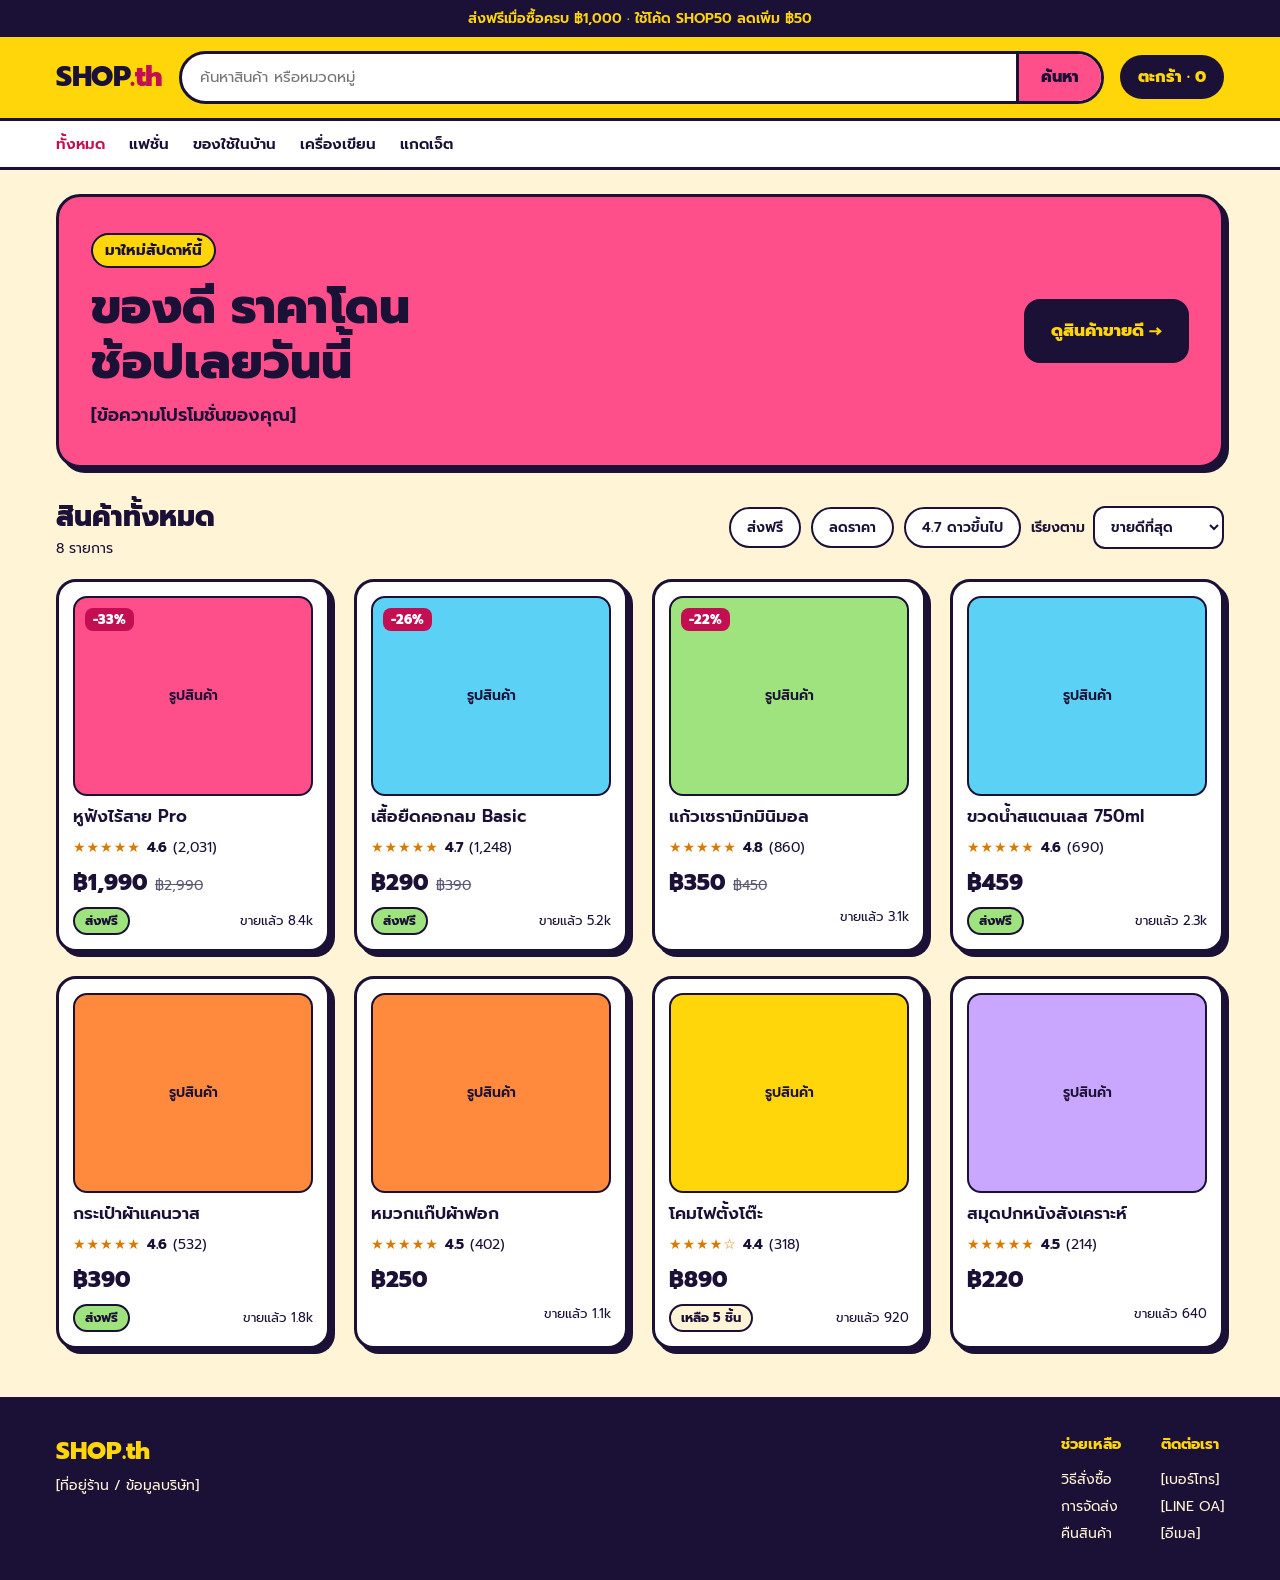
<file: index.html>
<!doctype html>
<html lang="th">
<head>
<meta charset="utf-8">
<meta name="viewport" content="width=device-width, initial-scale=1">
<title>SHOP.th — สินค้าทั้งหมด</title>
<link rel="preconnect" href="https://fonts.googleapis.com">
<link rel="stylesheet" href="https://fonts.googleapis.com/css2?family=Prompt:wght@400;600;800&display=swap">
<link rel="stylesheet" href="css/style.css">
</head>
<body>
<div id="site-header"></div>
<main class="wrap">
  <section class="hero card">
    <div style="display:flex;flex-direction:column;gap:12px;flex:1 1 360px">
      <span class="tag tag-yellow" style="align-self:flex-start;font-size:15px;padding:4px 12px">มาใหม่สัปดาห์นี้</span>
      <h1 class="h1" style="font-size:48px">ของดี ราคาโดน<br>ช้อปเลยวันนี้</h1>
      <div style="font-size:18px;font-weight:600">[ข้อความโปรโมชั่นของคุณ]</div>
    </div>
    <a class="btn btn-dark" href="#products">ดูสินค้าขายดี →</a>
  </section>

  <section id="products" style="display:flex;flex-direction:column;gap:20px">
    <div class="row" style="flex-wrap:wrap;align-items:center">
      <div>
        <h2 class="h2" id="list-title">สินค้าทั้งหมด</h2>
        <div id="list-count" style="font-size:14px"></div>
      </div>
      <div style="display:flex;gap:10px;flex-wrap:wrap;align-items:center">
        <button type="button" class="chip" data-filter="freeShip" aria-pressed="false">ส่งฟรี</button>
        <button type="button" class="chip" data-filter="onSale" aria-pressed="false">ลดราคา</button>
        <button type="button" class="chip" data-filter="top" aria-pressed="false">4.7 ดาวขึ้นไป</button>
        <label style="display:flex;align-items:center;gap:8px;font-size:14px;font-weight:600">เรียงตาม
          <select id="sort" style="padding:8px 12px;border:2px solid var(--ink);border-radius:12px;background:#fff;font-size:14px">
            <option value="popular">ขายดีที่สุด</option>
            <option value="priceAsc">ราคาต่ำ → สูง</option>
            <option value="priceDesc">ราคาสูง → ต่ำ</option>
            <option value="rating">รีวิวสูงสุด</option>
          </select>
        </label>
      </div>
    </div>
    <div class="grid" id="grid"></div>
  </section>
</main>
<div id="site-footer"></div>

<script src="js/data.js"></script>
<script src="js/store.js"></script>
<script src="js/common.js"></script>
<script src="js/pages/list.js"></script>
</body>
</html>
</file>
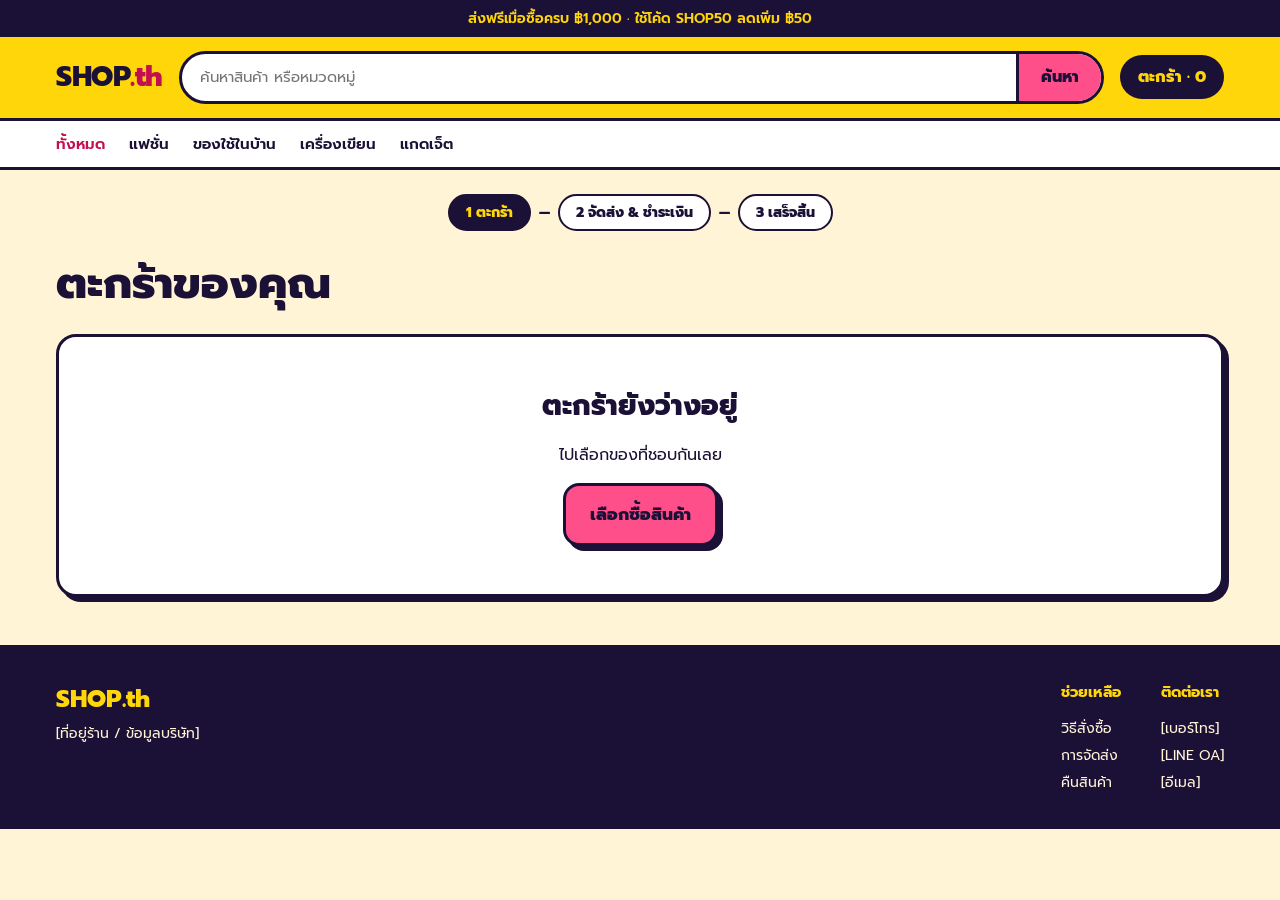
<file: cart.html>
<!doctype html>
<html lang="th">
<head>
<meta charset="utf-8">
<meta name="viewport" content="width=device-width, initial-scale=1">
<title>SHOP.th — ตะกร้าสินค้า</title>
<link rel="preconnect" href="https://fonts.googleapis.com">
<link rel="stylesheet" href="https://fonts.googleapis.com/css2?family=Prompt:wght@400;600;800&display=swap">
<link rel="stylesheet" href="css/style.css">
</head>
<body>
<div id="site-header"></div>
<main class="wrap">
  <div class="steps"><span class="now">1 ตะกร้า</span>—<span>2 จัดส่ง & ชำระเงิน</span>—<span>3 เสร็จสิ้น</span></div>
  <div id="page" style="display:flex;flex-direction:column;gap:24px"></div>
</main>
<div id="site-footer"></div>

<script src="js/data.js"></script>
<script src="js/store.js"></script>
<script src="js/common.js"></script>
<script src="js/pages/cart.js"></script>
</body>
</html>
</file>
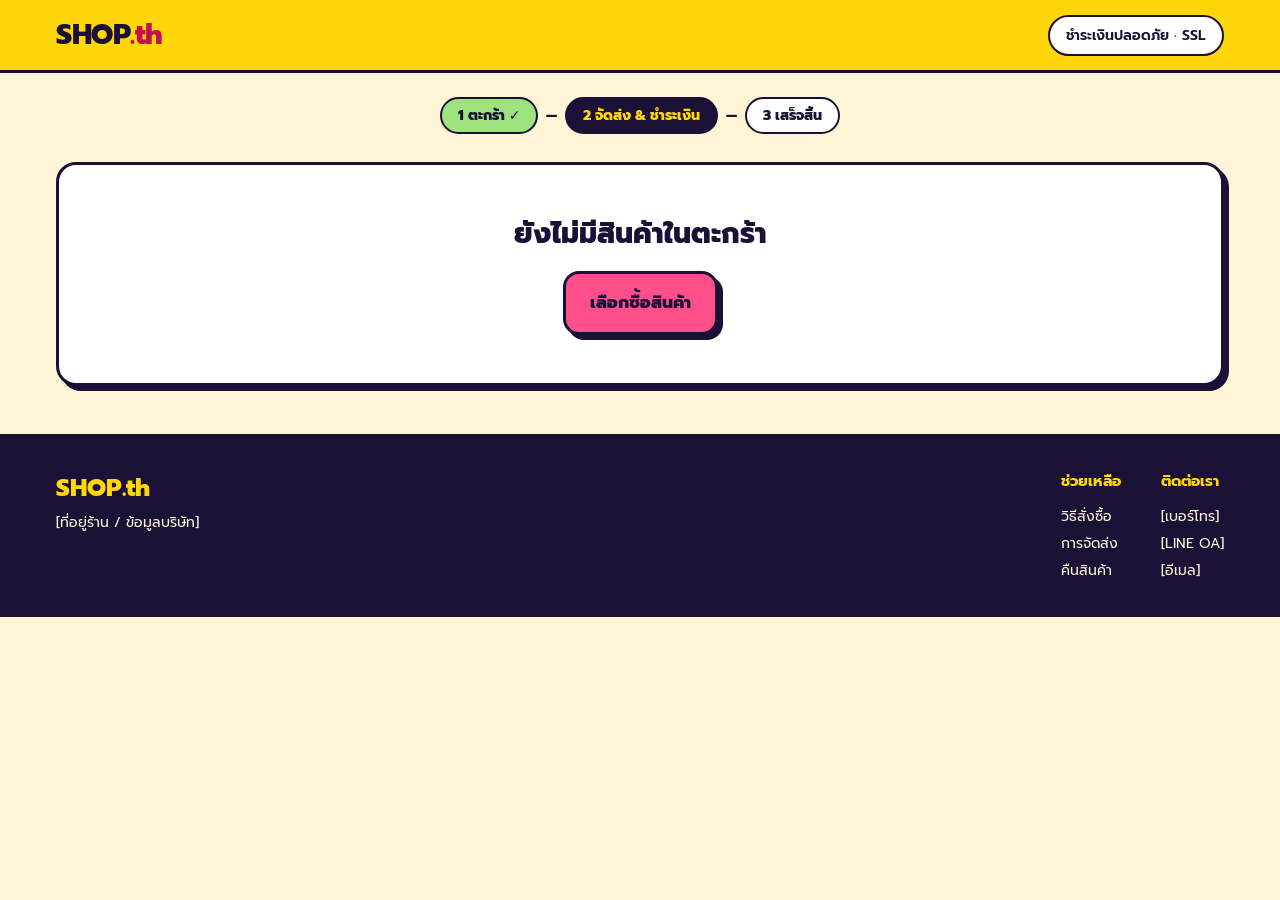
<file: checkout.html>
<!doctype html>
<html lang="th">
<head>
<meta charset="utf-8">
<meta name="viewport" content="width=device-width, initial-scale=1">
<title>SHOP.th — ชำระเงิน</title>
<link rel="preconnect" href="https://fonts.googleapis.com">
<link rel="stylesheet" href="https://fonts.googleapis.com/css2?family=Prompt:wght@400;600;800&display=swap">
<link rel="stylesheet" href="css/style.css">
</head>
<body>
<header class="site-header"><div class="wrap" style="justify-content:space-between">
  <a class="logo" href="index.html">SHOP<span>.th</span></a>
  <span class="chip">ชำระเงินปลอดภัย · SSL</span>
</div></header>
<main class="wrap" id="page"></main>
<div id="site-footer"></div>

<script src="js/data.js"></script>
<script src="js/store.js"></script>
<script src="js/common.js"></script>
<script src="js/pages/checkout.js"></script>
</body>
</html>
</file>
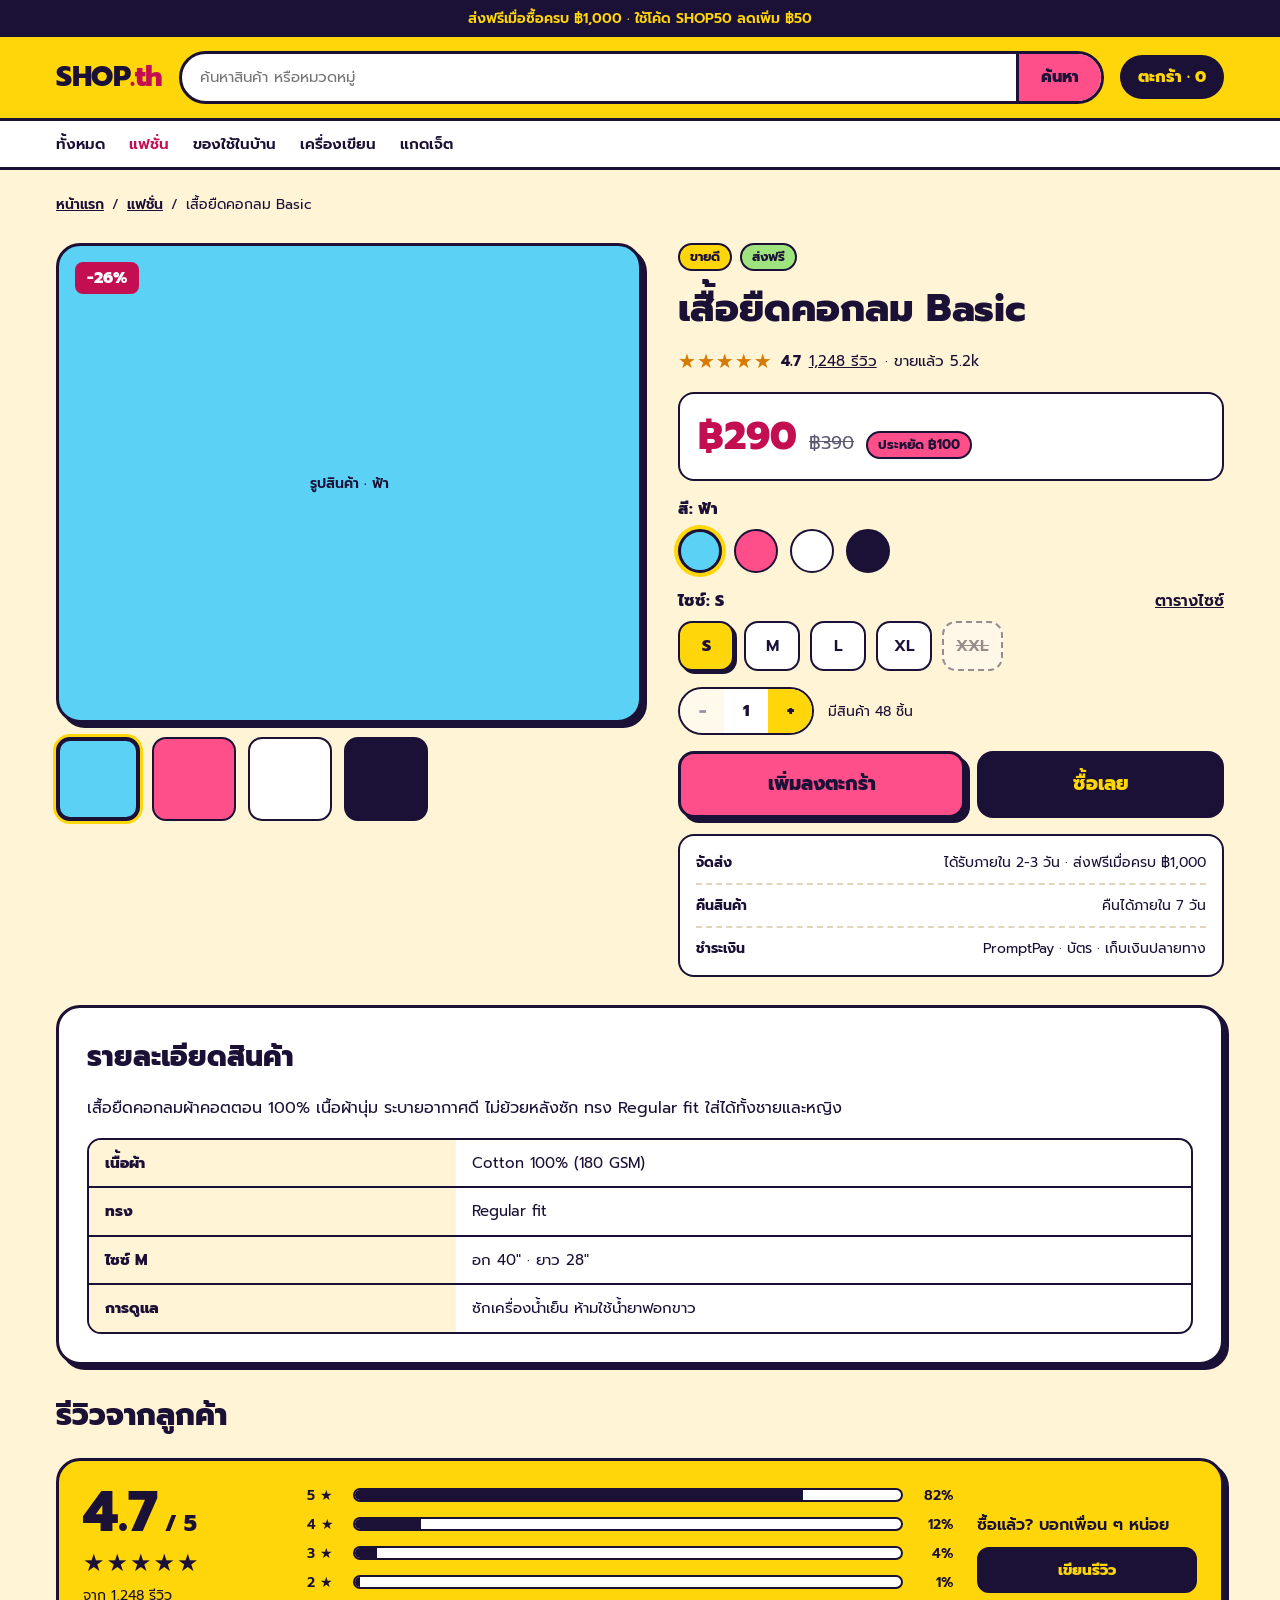
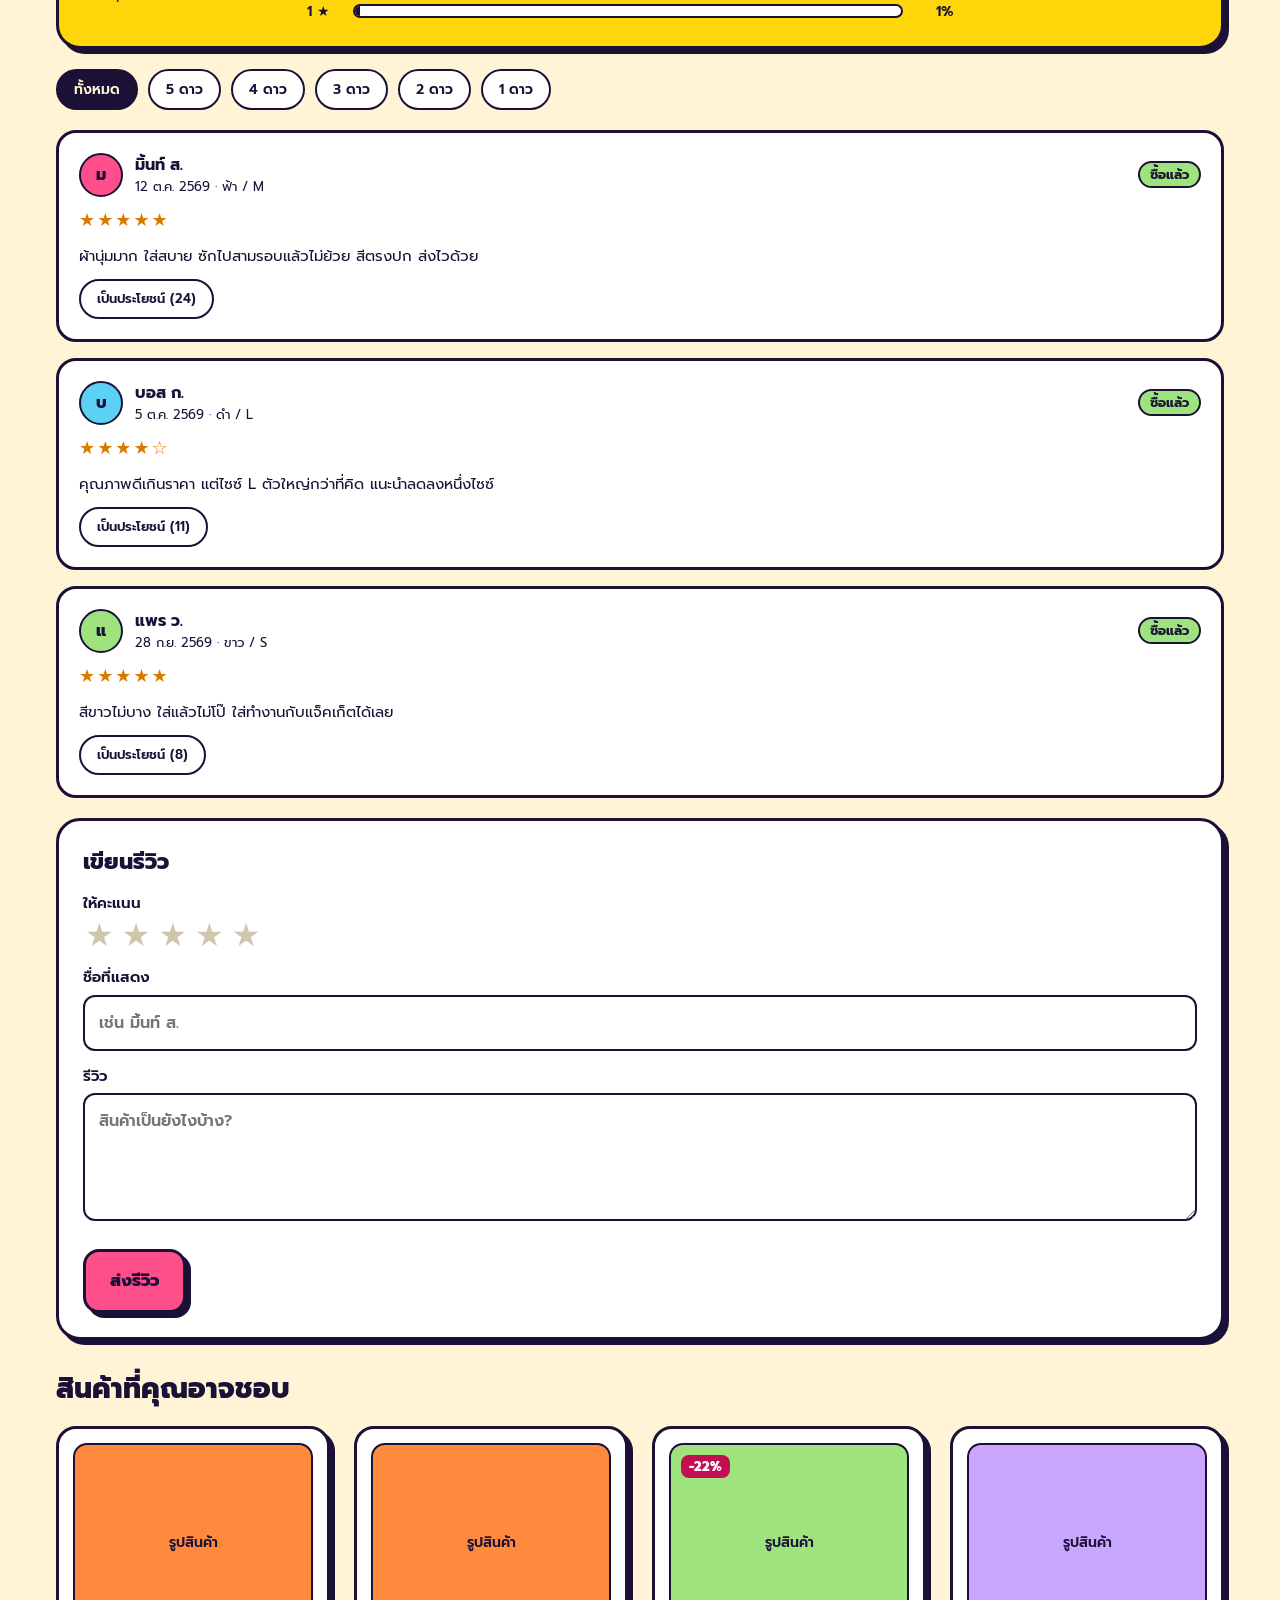
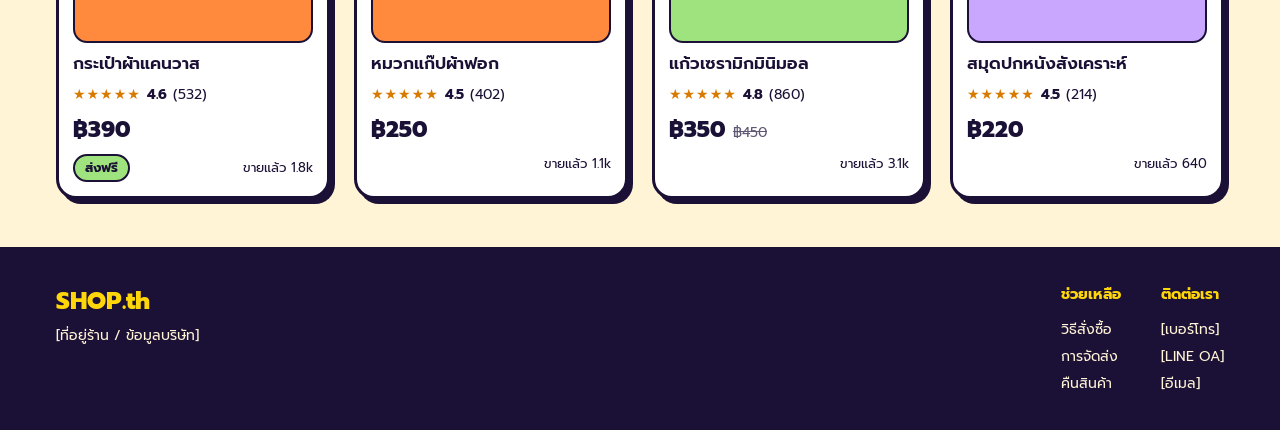
<file: product.html>
<!doctype html>
<html lang="th">
<head>
<meta charset="utf-8">
<meta name="viewport" content="width=device-width, initial-scale=1">
<title>SHOP.th — รายละเอียดสินค้า</title>
<link rel="preconnect" href="https://fonts.googleapis.com">
<link rel="stylesheet" href="https://fonts.googleapis.com/css2?family=Prompt:wght@400;600;800&display=swap">
<link rel="stylesheet" href="css/style.css">
</head>
<body>
<div id="site-header"></div>
<main class="wrap" id="page"></main>
<div id="site-footer"></div>

<script src="js/data.js"></script>
<script src="js/store.js"></script>
<script src="js/common.js"></script>
<script src="js/pages/product.js"></script>
</body>
</html>
</file>
<file: css/style.css>
:root{
  --ink:#1B1035;--cream:#FFF4D6;--yellow:#FFD60A;--pink:#FF4F8B;--pink-deep:#C40E52;
  --blue:#5BD1F5;--green:#9EE37D;--orange:#FF8A3D;--purple:#C9A7FF;--muted:#5E5873;--star:#D97A00;
  --line:3px solid var(--ink);--shadow:5px 5px 0 var(--ink);--r:20px;
}
*{box-sizing:border-box}
body{margin:0;background:var(--cream);color:var(--ink);font-family:"Prompt",system-ui,sans-serif;line-height:1.5}
a{color:var(--ink);text-decoration:none}
a:hover{opacity:.85}
button,input,select,textarea{font:inherit;color:var(--ink)}
button{cursor:pointer}
button:disabled{opacity:.45;cursor:not-allowed}
:focus-visible{outline:3px solid var(--pink-deep);outline-offset:2px}
.wrap{max-width:1200px;margin:0 auto;padding:0 16px}
main.wrap{padding-top:24px;padding-bottom:48px;display:flex;flex-direction:column;gap:28px}

/* top bar + header */
.promo{background:var(--ink);color:var(--yellow);text-align:center;font-size:14px;font-weight:600;padding:8px 16px}
.site-header{background:var(--yellow);border-bottom:var(--line)}
.site-header .wrap{display:flex;flex-wrap:wrap;align-items:center;gap:16px;padding-top:14px;padding-bottom:14px}
.logo{font-size:28px;font-weight:800;letter-spacing:-.5px}
.logo span{color:var(--pink-deep)}
.search{flex:1 1 320px;min-width:0;display:flex;border:var(--line);border-radius:999px;overflow:hidden;background:#fff}
.search input{flex:1;min-width:0;border:0;padding:12px 18px;font-size:15px;background:transparent}
.search button{border:0;border-left:var(--line);background:var(--pink);font-weight:800;padding:0 22px}
.cart-link{padding:10px 18px;background:var(--ink);color:var(--yellow)!important;border-radius:999px;font-weight:800;white-space:nowrap}
.cat-bar{background:#fff;border-bottom:var(--line)}
.cat-bar .wrap{display:flex;gap:24px;flex-wrap:wrap;padding-top:12px;padding-bottom:12px;font-size:15px;font-weight:600}
.cat-bar a.active{color:var(--pink-deep)}

/* generic */
.card{background:#fff;border:var(--line);border-radius:var(--r);box-shadow:var(--shadow)}
.btn{display:inline-flex;align-items:center;justify-content:center;gap:8px;padding:16px 24px;border:var(--line);border-radius:16px;font-weight:800;font-size:17px;background:#fff;text-align:center}
.btn-pink{background:var(--pink);box-shadow:var(--shadow)}
.btn-dark{background:var(--ink);color:var(--yellow)!important}
.btn-sm{padding:10px 16px;font-size:15px;border-width:2px;border-radius:12px}
.chip{display:inline-flex;align-items:center;padding:8px 16px;border:2px solid var(--ink);border-radius:999px;background:#fff;font-weight:600;font-size:14px}
button.chip[aria-pressed="true"],.chip.on{background:var(--ink);color:var(--cream)}
.tag{display:inline-block;border:2px solid var(--ink);border-radius:999px;padding:2px 10px;font-size:13px;font-weight:700}
.tag-green{background:var(--green)}.tag-yellow{background:var(--yellow)}.tag-pink{background:var(--pink)}
.stars{color:var(--star);letter-spacing:1px}
.strike{text-decoration:line-through;color:var(--muted)}
.h1{margin:0;font-size:44px;line-height:1.15;font-weight:800}
.h2{margin:0;font-size:28px;font-weight:800}
.muted{color:var(--muted)}
.img{border:2px solid var(--ink);border-radius:14px;display:flex;align-items:center;justify-content:center;font-weight:600;font-size:14px;position:relative;overflow:hidden}
.img img{position:absolute;inset:0;width:100%;height:100%;object-fit:cover}
.img .badge{z-index:1}
.badge{position:absolute;top:10px;left:10px;background:var(--pink-deep);color:#fff;border-radius:8px;padding:2px 8px;font-size:13px;font-weight:800}
.stepper{display:inline-flex;align-items:center;border:2px solid var(--ink);border-radius:999px;overflow:hidden;font-weight:800;background:#fff}
.stepper button{width:44px;height:44px;border:0;background:var(--cream);font-weight:800;font-size:18px}
.stepper button.plus{background:var(--yellow)}
.stepper span{width:44px;text-align:center}
.field{display:flex;flex-direction:column;gap:6px;font-size:15px;font-weight:600}
.field input,.field select,.field textarea{width:100%;padding:14px;border:2px solid var(--ink);border-radius:12px;font-size:16px;background:#fff}
.field .err{color:var(--pink-deep);font-size:13px;min-height:0}
.field.invalid input,.field.invalid select{border-color:var(--pink-deep);background:#FFF0F5}
.option{display:flex;align-items:center;gap:12px;padding:14px;border:2px solid var(--ink);border-radius:14px;background:#fff;cursor:pointer}
.option:has(input:checked){background:var(--yellow)}
.option input{width:20px;height:20px;margin:0}
.row{display:flex;justify-content:space-between;gap:12px}
.split{display:flex;flex-wrap:wrap;gap:28px;align-items:flex-start}
.split>.main{flex:999 1 560px;min-width:0}
.split>.side{flex:1 1 320px;min-width:0}
.summary{display:flex;flex-direction:column;gap:14px;padding:24px;border-radius:24px}
.summary .total{font-size:24px;font-weight:800;border-top:var(--line);padding-top:14px}
.empty{padding:48px 24px;text-align:center;display:flex;flex-direction:column;align-items:center;gap:16px}

/* product grid */
.grid{display:grid;grid-template-columns:repeat(auto-fill,minmax(250px,1fr));gap:24px}
.p-card{display:flex;flex-direction:column;gap:8px;padding:14px}
.p-card .img{height:200px}
.p-name{font-size:17px;font-weight:600}
.price{font-size:22px;font-weight:800}

.hero{background:var(--pink);padding:36px 32px;border-radius:24px;display:flex;flex-wrap:wrap;gap:24px;align-items:center;justify-content:space-between}

/* product page */
.thumbs{display:flex;gap:12px;flex-wrap:wrap}
.thumbs button{width:84px;height:84px;border-radius:14px;border:2px solid var(--ink);padding:0}
.thumbs button[aria-pressed="true"]{border-width:4px;box-shadow:0 0 0 3px var(--yellow)}
.swatch{width:44px;height:44px;border-radius:50%;border:2px solid var(--ink);padding:0}
.swatch[aria-pressed="true"]{border-width:3px;box-shadow:0 0 0 4px var(--yellow)}
.size{min-width:56px;padding:11px 12px;border:2px solid var(--ink);border-radius:14px;background:#fff;font-weight:600}
.size[aria-pressed="true"]{background:var(--yellow);box-shadow:3px 3px 0 var(--ink);font-weight:800}
.size:disabled{border-style:dashed;text-decoration:line-through}
.spec{display:grid;grid-template-columns:minmax(0,1fr) minmax(0,2fr);border:2px solid var(--ink);border-radius:14px;overflow:hidden;font-size:15px}
.spec div{padding:12px 16px;border-bottom:2px solid var(--ink)}
.spec div:nth-child(odd){background:var(--cream);font-weight:800}
.spec div:nth-last-child(-n+2){border-bottom:0}
.bar{flex:1;height:14px;border:2px solid var(--ink);border-radius:999px;background:#fff;overflow:hidden}
.bar i{display:block;height:100%;background:var(--ink)}
.review{padding:20px;display:flex;flex-direction:column;gap:10px;box-shadow:none}
.avatar{width:44px;height:44px;border-radius:50%;border:2px solid var(--ink);display:flex;align-items:center;justify-content:center;font-weight:800}
.star-input{display:flex;gap:4px}
.star-input button{border:0;background:none;font-size:32px;color:#CFC6AE;padding:0 2px;line-height:1}
.star-input button.on{color:var(--star)}

/* cart */
.line{display:flex;gap:16px;align-items:center;padding:16px;flex-wrap:wrap}
.line .img{width:100px;height:100px;flex-shrink:0}
.progress{height:16px;border:2px solid var(--ink);border-radius:999px;background:var(--cream);overflow:hidden}
.progress i{display:block;height:100%;background:var(--green)}
.steps{display:flex;justify-content:center;gap:8px;flex-wrap:wrap;font-size:14px;font-weight:800;align-items:center}
.steps span{padding:6px 16px;border:2px solid var(--ink);border-radius:999px;background:#fff}
.steps .now{background:var(--ink);color:var(--yellow)}
.steps .done{background:var(--green)}

.toast{position:fixed;left:50%;bottom:24px;transform:translateX(-50%) translateY(120%);background:var(--ink);color:var(--yellow);padding:14px 22px;border-radius:14px;font-weight:800;transition:transform .25s;z-index:10;max-width:calc(100% - 32px)}
.toast.show{transform:translateX(-50%) translateY(0)}

footer.site{background:var(--ink);color:var(--cream)}
footer.site .wrap{display:flex;flex-wrap:wrap;gap:40px;padding-top:36px;padding-bottom:36px;font-size:14px}
footer.site h3{margin:0 0 8px;color:var(--yellow);font-size:15px}
footer.site .col{display:flex;flex-direction:column;gap:6px}

@media (max-width:640px){
  .h1{font-size:32px}
  .hero{padding:24px}
  .line{gap:12px}
}
</file>
